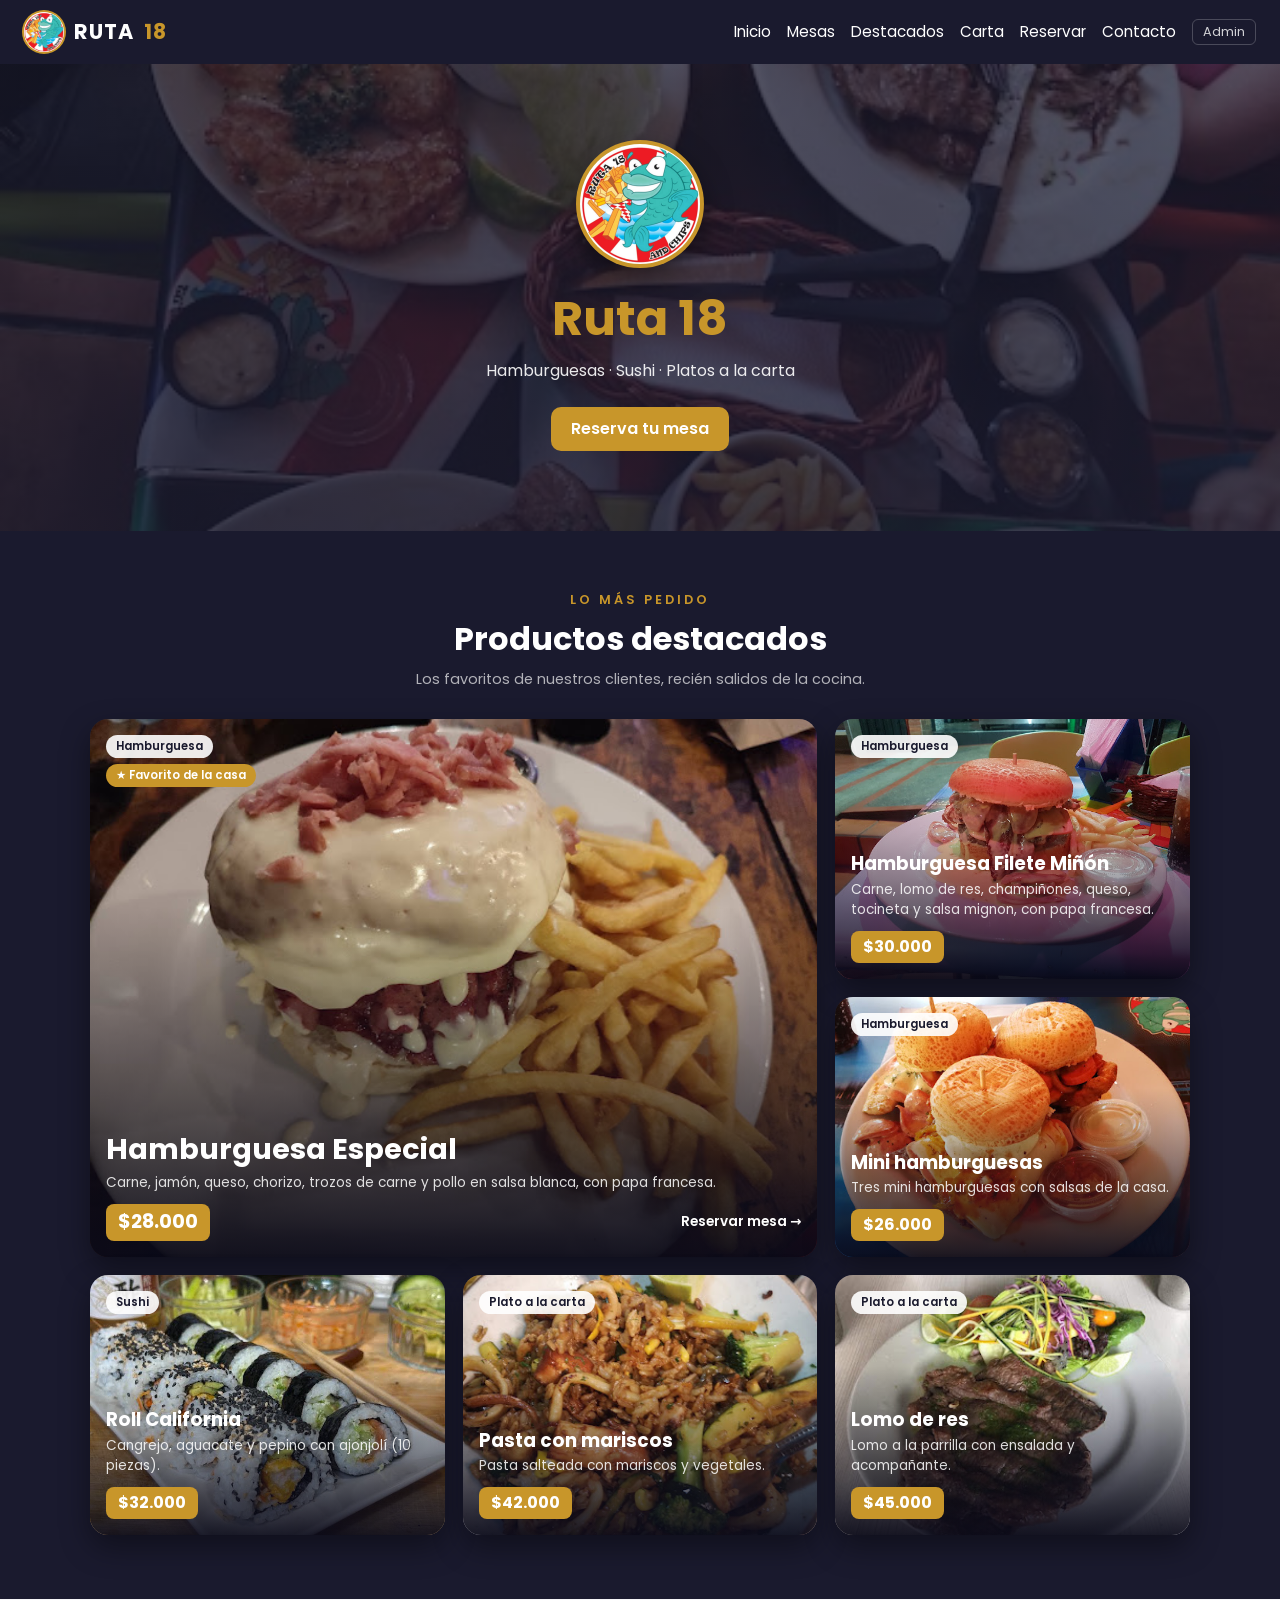
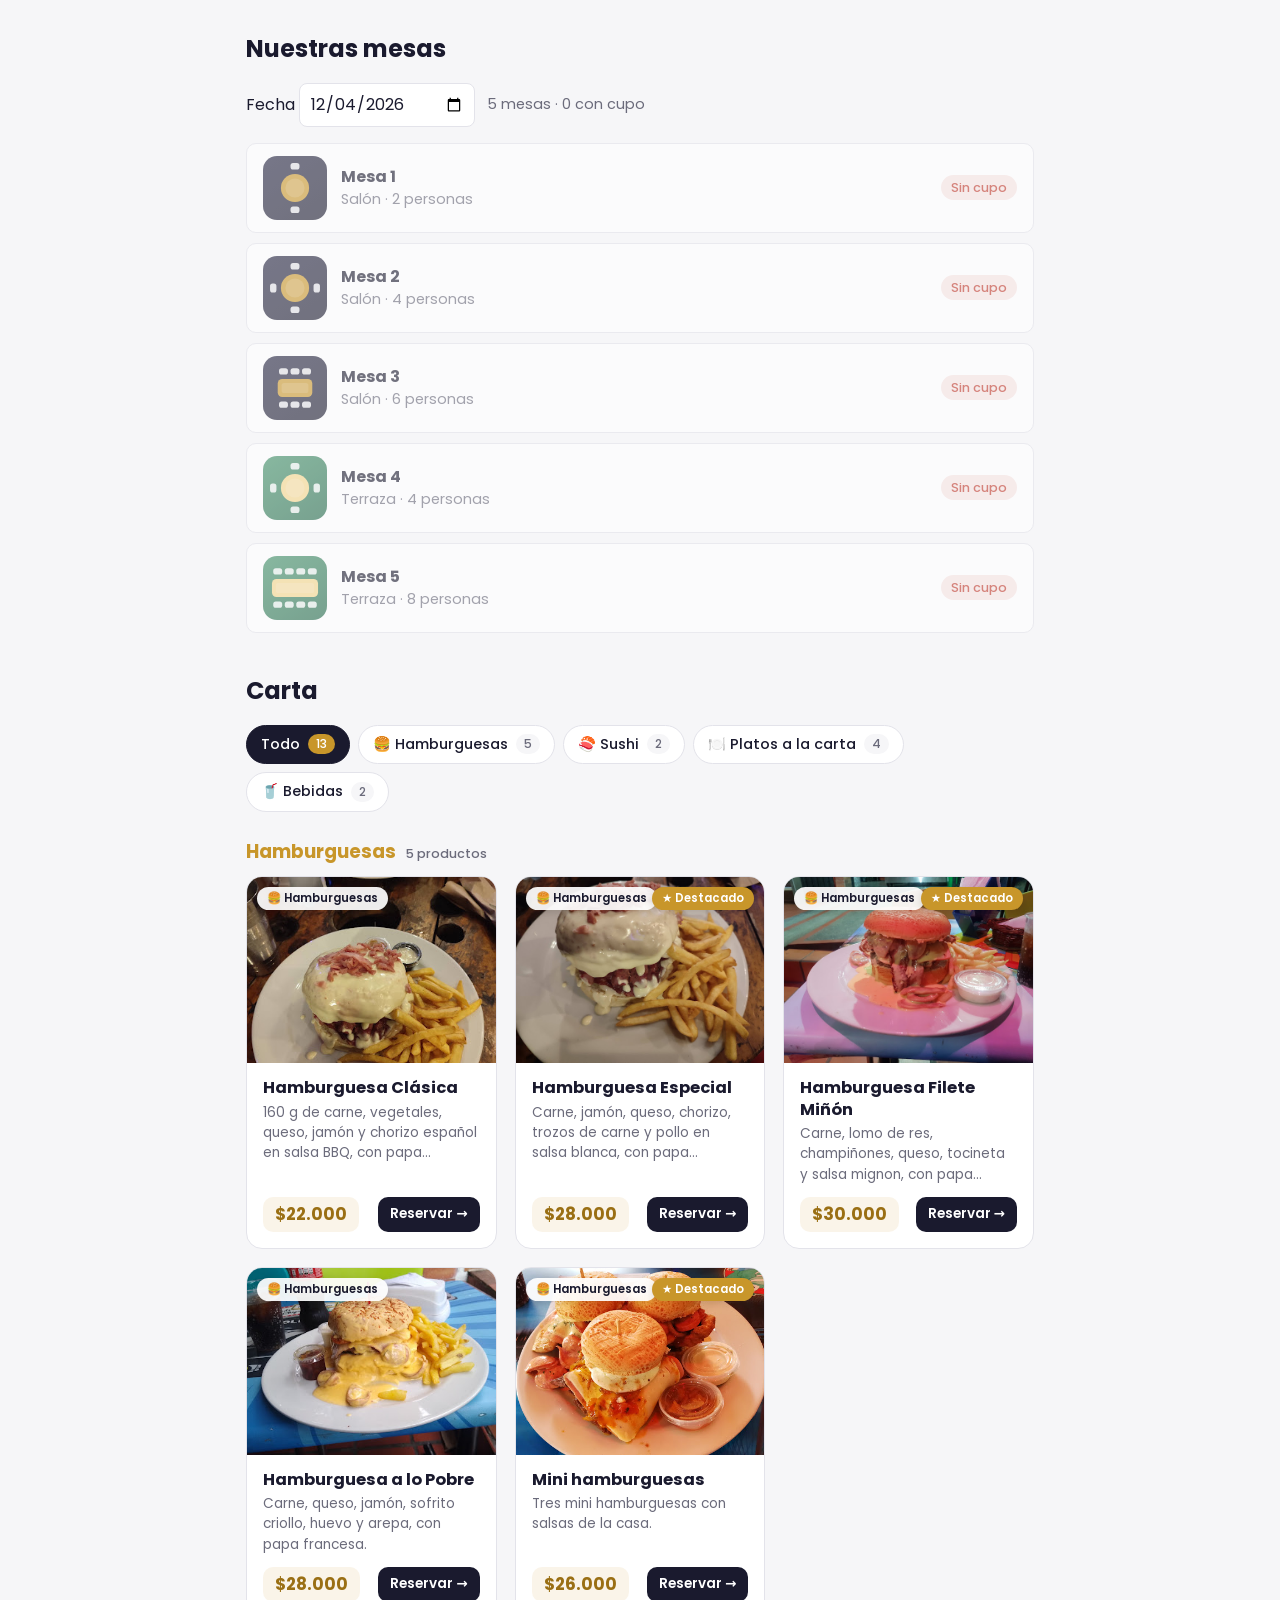
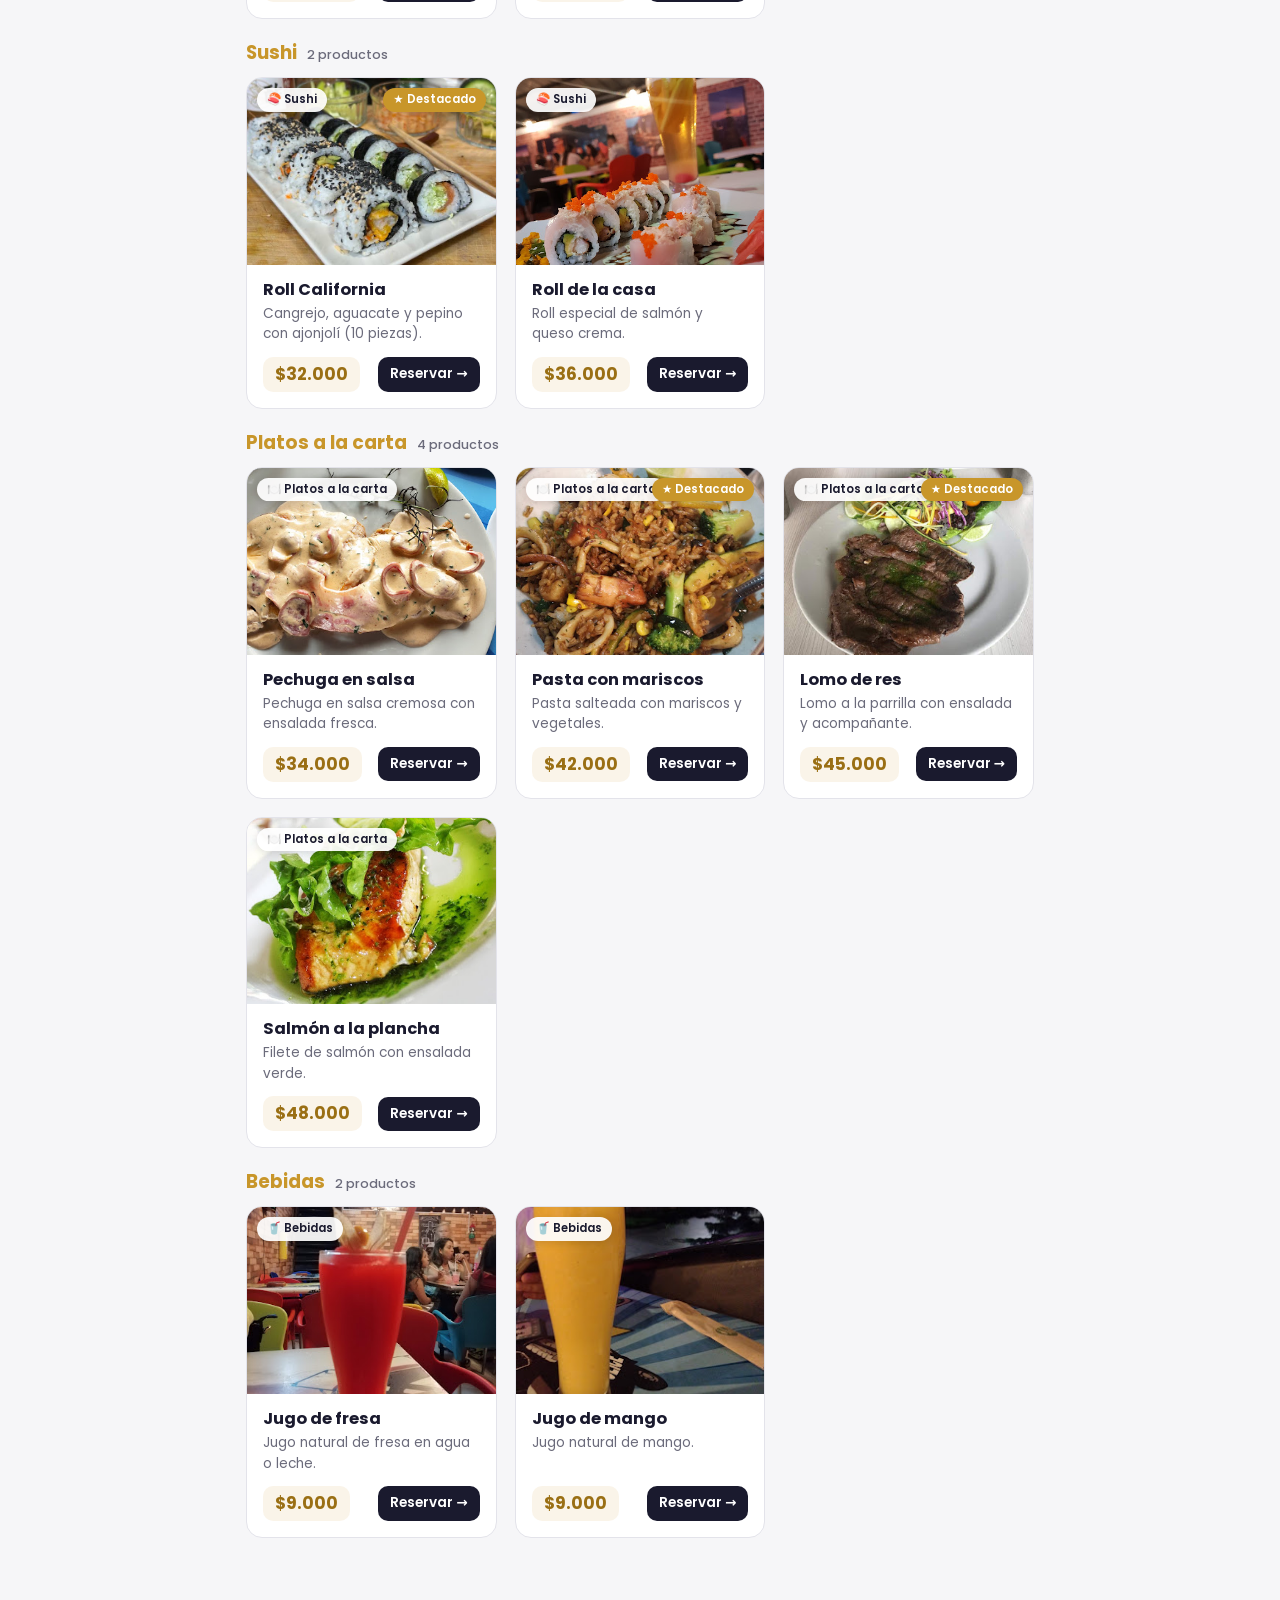
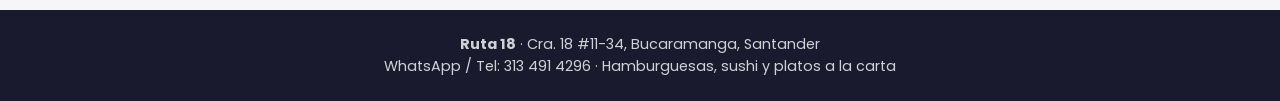
<file: index.html>
<!DOCTYPE html>
<html lang="es">
<head>
  <meta charset="UTF-8">
  <meta name="viewport" content="width=device-width, initial-scale=1.0">
  <title>Ruta 18 · Reservas</title>
  <link rel="preconnect" href="https://fonts.googleapis.com">
  <link href="https://fonts.googleapis.com/css2?family=Poppins:wght@400;500;600;700&display=swap" rel="stylesheet">
  <link rel="icon" type="image/png" href="img/favicon.png">
  <link rel="apple-touch-icon" href="img/apple-touch-icon.png">
  <link rel="stylesheet" href="css/styles.css">
</head>
<body>
  <!-- Encabezado -->
  <header class="header">
    <a href="#inicio" class="logo"><img src="img/logo.png" alt="Logo Ruta 18 And Chips" class="logo-img"> RUTA <span>18</span></a>
    <button class="menu-toggle" id="menu-toggle" aria-label="Abrir menú" aria-expanded="false" aria-controls="nav">
      <span></span><span></span><span></span>
    </button>
    <nav class="nav" id="nav">
      <a href="#inicio">Inicio</a>
      <a href="#mesas">Mesas</a>
      <a href="#destacados">Destacados</a>
      <a href="#carta">Carta</a>
      <a href="#mesas">Reservar</a>
      <a href="#contacto">Contacto</a>
      <a href="admin.html" class="btn-admin" title="Panel de administración">Admin</a>
    </nav>
  </header>

  <!-- Hero -->
  <section class="hero" id="inicio">
    <img src="img/logo.png" alt="" class="hero-logo">
    <h1>Ruta 18</h1>
    <p>Hamburguesas · Sushi · Platos a la carta</p>
    <a href="#mesas" class="btn">Reserva tu mesa</a>
  </section>

  <!-- Productos destacados -->
  <section class="destacados" id="destacados">
    <div class="destacados-cabecera">
      <span class="sobretitulo">Lo más pedido</span>
      <h2>Productos destacados</h2>
      <p class="muted">Los favoritos de nuestros clientes, recién salidos de la cocina.</p>
    </div>
    <div id="lista-destacados" class="grid-destacados"></div>
  </section>

  <main class="contenedor">
    <!-- Mesas (RF-01, RF-02) -->
    <section id="mesas">
      <h2>Nuestras mesas</h2>
      <div class="filtros">
        <label>Fecha <input type="date" id="fecha-general"></label>
        <span id="resumen-mesas" class="muted"></span>
      </div>
      <ul id="lista-mesas" class="lista"></ul>
    </section>

    <!-- Carta (RF-07) -->
    <section id="carta">
      <h2>Carta</h2>
      <div id="lista-carta"></div>
    </section>
  </main>

  <!-- Pie de página -->
  <footer class="footer" id="contacto">
    <p><strong>Ruta 18</strong> · Cra. 18 #11-34, Bucaramanga, Santander</p>
    <p>WhatsApp / Tel: 313 491 4296 · Hamburguesas, sushi y platos a la carta</p>
  </footer>

  <!-- Modal de reserva (RF-03 a RF-06) -->
  <div class="modal" id="modal" hidden>
    <div class="modal-caja">
      <button class="cerrar" id="cerrar-modal" aria-label="Cerrar">×</button>
      <div id="modal-contenido"></div>
    </div>
  </div>

  <script src="js/data.js"></script>
  <script src="js/ui.js"></script>
  <script src="js/cliente.js"></script>
</body>
</html>
</file>
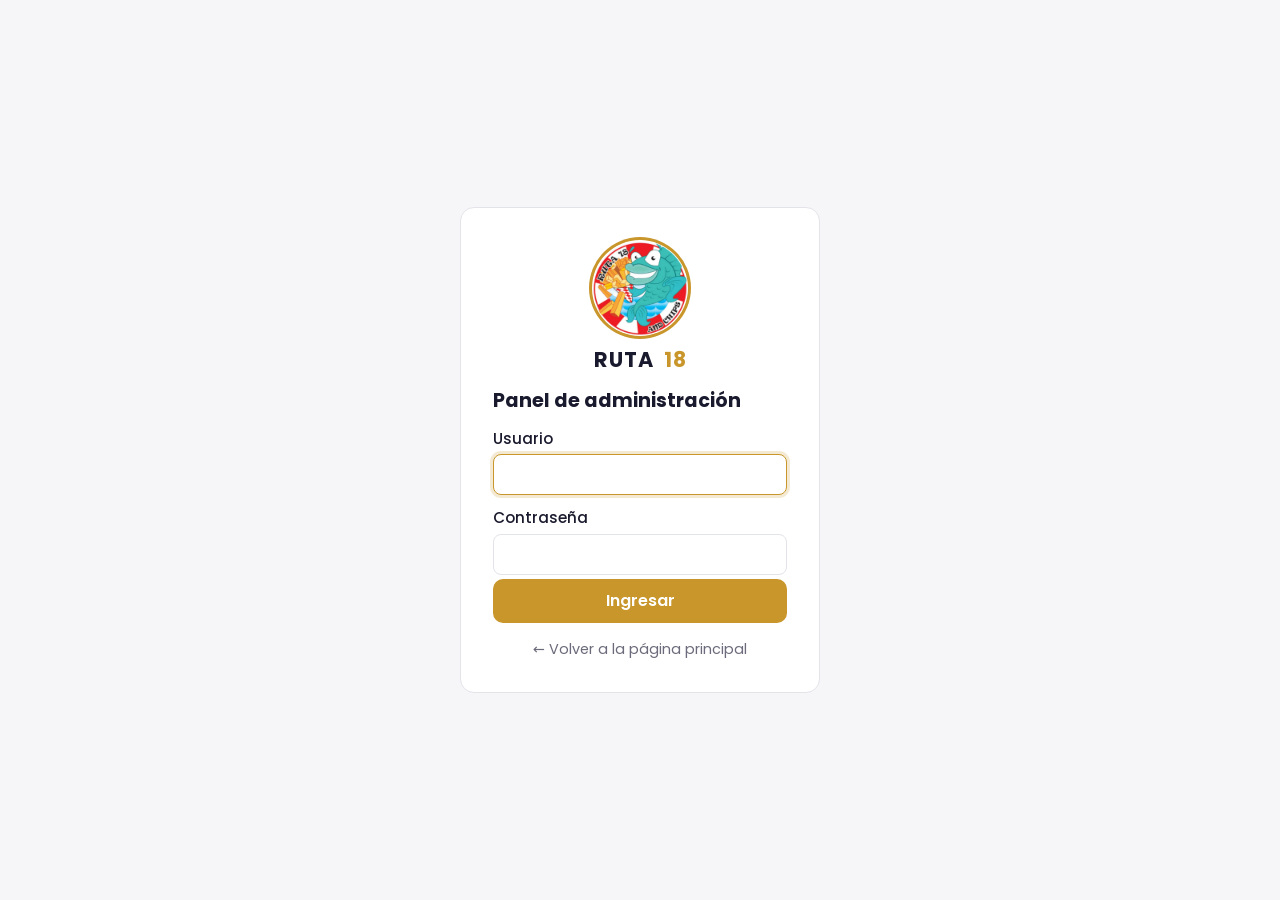
<file: admin.html>
<!DOCTYPE html>
<html lang="es">
<head>
  <meta charset="UTF-8">
  <meta name="viewport" content="width=device-width, initial-scale=1.0">
  <title>Ruta 18 · Administración</title>
  <link rel="preconnect" href="https://fonts.googleapis.com">
  <link href="https://fonts.googleapis.com/css2?family=Poppins:wght@400;500;600;700&display=swap" rel="stylesheet">
  <link rel="icon" type="image/png" href="img/favicon.png">
  <link rel="apple-touch-icon" href="img/apple-touch-icon.png">
  <link rel="stylesheet" href="css/styles.css">
</head>
<body class="admin-body">
  <!-- Acceso (RF-08) -->
  <section id="login" class="login">
    <form id="form-login" class="login-caja" novalidate>
      <img src="img/logo.png" alt="Logo Ruta 18 And Chips" class="login-logo">
      <a href="index.html" class="logo oscuro">RUTA <span>18</span></a>
      <h2>Panel de administración</h2>
      <label class="campo">Usuario<input id="usuario" required autofocus autocomplete="username"></label>
      <label class="campo">Contraseña<input type="password" id="clave" required autocomplete="current-password"></label>
      <button class="btn" type="submit">Ingresar</button>
      <a href="index.html" class="volver">← Volver a la página principal</a>
    </form>
  </section>

  <!-- Panel -->
  <div id="panel" class="panel" hidden>
    <aside class="menu">
      <a href="index.html" class="logo"><img src="img/logo.png" alt="" class="logo-img"> RUTA <span>18</span></a>
      <nav class="menu-secciones">
        <button data-sec="mesas" class="activo">Mesas</button>
        <button data-sec="horarios">Horarios</button>
        <button data-sec="reservas">Reservas</button>
        <button data-sec="carta">Carta</button>
      </nav>
      <div class="menu-pie">
        <a href="index.html" class="menu-link" title="Ver página principal">🏠 <span>Ver página principal</span></a>
        <button id="salir" title="Cerrar sesión">↩ <span>Cerrar sesión</span></button>
      </div>
    </aside>

    <main class="panel-contenido">
      <!-- Mesas (RF-09, RF-10, RF-13) -->
      <section id="sec-mesas" class="seccion">
        <div class="titulo-sec"><h2>Mesas</h2><button class="btn" id="nueva-mesa">+ Nueva mesa</button></div>
        <form id="form-mesa" class="form-admin" hidden novalidate>
          <input type="hidden" id="mesa-id">
          <label class="campo">Nombre *<input id="mesa-nombre" required></label>
          <label class="campo">Zona *
            <select id="mesa-zona"><option value="salon">Salón</option><option value="terraza">Terraza</option></select>
          </label>
          <label class="campo">Capacidad *<input type="number" id="mesa-capacidad" min="1" max="20" required></label>
          <label class="campo">Foto (URL, opcional)<input type="url" id="mesa-foto"></label>
          <div class="acciones"><button class="btn" type="submit">Guardar</button><button type="button" class="btn sec" id="cancelar-mesa">Cancelar</button></div>
        </form>
        <ul id="lista-mesas-admin" class="lista"></ul>
      </section>

      <!-- Horarios (RF-11) -->
      <section id="sec-horarios" class="seccion" hidden>
        <h2>Horarios de atención</h2>
        <ul id="lista-horarios" class="lista"></ul>
        <button class="btn" id="guardar-horarios">Guardar horarios</button>
              </section>

      <!-- Reservas (RF-12) -->
      <section id="sec-reservas" class="seccion" hidden>
        <h2>Reservas</h2>
        <div class="filtros">
          <label>Fecha <input type="date" id="filtro-fecha"></label>
          <label>Mesa <select id="filtro-mesa"></select></label>
          <button class="btn sec" id="limpiar-filtros">Limpiar</button>
        </div>
        <ul id="lista-reservas" class="lista"></ul>
      </section>

      <!-- Carta (RF-14) -->
      <section id="sec-carta" class="seccion" hidden>
        <div class="titulo-sec"><h2>Carta</h2><button class="btn" id="nuevo-plato">+ Nuevo plato</button></div>
        <form id="form-plato" class="form-admin" hidden novalidate>
          <input type="hidden" id="plato-id">
          <label class="campo">Nombre *<input id="plato-nombre" required></label>
          <label class="campo">Categoría *
            <select id="plato-categoria">
              <option value="hamburguesas">Hamburguesas</option><option value="sushi">Sushi</option>
              <option value="platos">Platos a la carta</option><option value="bebidas">Bebidas</option>
            </select>
          </label>
          <label class="campo">Precio (COP) *<input type="number" id="plato-precio" min="0" step="100" required></label>
          <label class="campo">Descripción<input id="plato-descripcion"></label>
          <label class="campo">Foto del producto
            <input type="file" id="plato-archivo" accept="image/*">
          </label>
          <div class="campo vista-previa">
            <img id="plato-preview" alt="" hidden>
            <button type="button" class="mini rojo" id="quitar-foto" hidden>Quitar foto</button>
          </div>
          <input type="hidden" id="plato-imagen">
          <label class="check-campo"><input type="checkbox" id="plato-disponible" checked> Disponible</label>
          <label class="check-campo"><input type="checkbox" id="plato-destacado"> Destacado en el inicio</label>
          <div class="acciones"><button class="btn" type="submit">Guardar</button><button type="button" class="btn sec" id="cancelar-plato">Cancelar</button></div>
        </form>
        <ul id="lista-platos" class="lista"></ul>
      </section>
    </main>
  </div>

  <script src="js/data.js"></script>
  <script src="js/ui.js"></script>
  <script src="js/admin.js"></script>
</body>
</html>
</file>
<file: css/styles.css>
/* =========================================================
   styles.css — Ruta 18 · Sistema de Reservas
   Paleta: primario #1A1A2E, acento #C8962A, fondo claro
   ========================================================= */

:root {
  --primario: #1A1A2E;
  --acento: #C8962A;
  --fondo: #F6F6F8;
  --blanco: #fff;
  --texto: #1A1A2E;
  --muted: #6b6b7b;
  --borde: #e3e3ea;
  --verde: #2e8b57;
  --rojo: #c0392b;
  --gris: #9a9aa6;
  --radio: 10px;
}

* { box-sizing: border-box; margin: 0; padding: 0; }
body { font-family: 'Poppins', system-ui, sans-serif; background: var(--fondo); color: var(--texto); line-height: 1.5; }
a { color: inherit; text-decoration: none; }
h2 { margin-bottom: 16px; font-size: 1.5rem; }
h3 { margin-bottom: 4px; }
.muted { color: var(--muted); font-size: .9rem; }
.error { color: var(--rojo); font-size: .9rem; min-height: 1.2em; }
.ok { color: var(--verde); margin-top: 8px; }

/* ---------- Botones ---------- */
.btn { display: inline-block; background: var(--acento); color: #fff; border: 0; border-radius: var(--radio); padding: 10px 20px; font: inherit; font-weight: 600; cursor: pointer; }
.btn:hover { filter: brightness(1.08); }
.btn.sec { background: transparent; color: var(--texto); border: 1px solid var(--borde); }
.mini { background: var(--fondo); border: 1px solid var(--borde); border-radius: 6px; padding: 4px 10px; font: inherit; font-size: .85rem; cursor: pointer; }
.mini.rojo { color: var(--rojo); }

/* ---------- Header / hero / footer ---------- */
.header { position: sticky; top: 0; z-index: 10; display: flex; justify-content: space-between; align-items: center; flex-wrap: wrap; gap: 8px; padding: 12px 24px; background: var(--primario); color: #fff; }
.logo { font-weight: 700; font-size: 1.3rem; letter-spacing: 1px; color: #fff; }
.logo span { color: var(--acento); }
.logo.oscuro { color: var(--primario); }
.nav { display: flex; flex-wrap: wrap; gap: 16px; align-items: center; font-size: .95rem; }
.nav a:hover { color: var(--acento); }
.btn-admin { border: 1px solid #ffffff44; border-radius: 6px; padding: 2px 10px; font-size: .8rem; opacity: .8; }

.hero { background: linear-gradient(rgba(26,26,46,.72), rgba(26,26,46,.85)), url('../img/hero.jpg') center / cover, var(--primario); color: #fff; text-align: center; padding: 80px 16px; }
.hero h1 { font-size: 3rem; color: var(--acento); }
.hero p { margin: 4px 0 24px; opacity: .9; }

.contenedor { max-width: 820px; margin: 0 auto; padding: 32px 16px; }
.contenedor section { margin-bottom: 40px; scroll-margin-top: 80px; }
.footer { background: var(--primario); color: #ffffffcc; text-align: center; padding: 24px 16px; font-size: .9rem; }

/* ---------- Listas ---------- */
.lista { list-style: none; display: flex; flex-direction: column; gap: 10px; }
.item { display: flex; align-items: center; gap: 14px; background: var(--blanco); border: 1px solid var(--borde); border-radius: var(--radio); padding: 12px 16px; flex-wrap: wrap; }
.item .info { flex: 1; min-width: 160px; display: flex; flex-direction: column; }
.item .acciones { display: flex; gap: 6px; flex-wrap: wrap; }
.mesa { cursor: pointer; transition: border-color .15s, transform .15s; }
.mesa:hover { border-color: var(--acento); transform: translateX(3px); }
.mesa.deshabilitada { opacity: .6; }
.mesa img, .mesa .foto { width: 64px; height: 64px; border-radius: 14px; object-fit: cover; flex-shrink: 0; display: grid; place-items: center; overflow: hidden; }

/* Ícono SVG de mesa: salón (oscuro/dorado) y terraza (verde) */
.icono-mesa { width: 100%; height: 100%; display: block; }
.icono-mesa.zona-salon { background: linear-gradient(145deg, #23233f, var(--primario)); }
.icono-mesa.zona-terraza { background: linear-gradient(145deg, #3f8f66, #24694a); }
.icono-mesa .tablero { fill: var(--acento); }
.icono-mesa .centro { fill: #ffffff26; }
.icono-mesa .silla { fill: #ffffffd9; }
.icono-mesa .hoja { fill: #b8e6c9; }
.icono-mesa .lampara { fill: var(--acento); opacity: .8; }
.zona-terraza .tablero { fill: #f3d58a; }
.mesa:hover .icono-mesa .tablero { fill: #e0ad3d; }
.mesa-thumb { overflow: hidden; border-radius: 10px; padding: 0; }
.categoria { margin: 20px 0 10px; color: var(--acento); }
.plato img, .plato .foto, .thumb { width: 84px; height: 84px; border-radius: 8px; object-fit: cover; flex-shrink: 0; background: var(--fondo); display: grid; place-items: center; font-size: 1.6rem; }
.thumb { width: 48px; height: 48px; }
/* ---------- Avisos (toasts) ---------- */
#zona-avisos { position: fixed; top: 16px; right: 16px; z-index: 60; display: flex; flex-direction: column; gap: 10px; width: min(360px, calc(100vw - 32px)); }
.aviso { display: flex; align-items: flex-start; gap: 12px; background: #fff; border-radius: 14px; padding: 14px 14px 14px 16px;
  box-shadow: 0 12px 32px #1a1a2e33; border-left: 5px solid var(--color, var(--acento)); animation: entrar .3s ease; }
.aviso.saliendo { animation: salir .25s ease forwards; }
.aviso-exito { --color: var(--verde); }
.aviso-error { --color: var(--rojo); }
.aviso-info { --color: var(--acento); }
.aviso-icono { flex-shrink: 0; width: 32px; height: 32px; border-radius: 50%; display: grid; place-items: center; color: #fff; font-weight: 700; background: var(--color, var(--acento)); }
.aviso-texto { flex: 1; display: flex; flex-direction: column; font-size: .9rem; color: var(--muted); }
.aviso-texto strong { color: var(--texto); font-size: .95rem; }
.aviso-cerrar { background: none; border: 0; font-size: 1.3rem; line-height: 1; color: var(--gris); cursor: pointer; }
@keyframes entrar { from { opacity: 0; transform: translateX(30px); } }
@keyframes salir { to { opacity: 0; transform: translateX(30px); } }

/* ---------- Diálogo de confirmación ---------- */
.dialogo-fondo { position: fixed; inset: 0; z-index: 50; background: #1a1a2e99; backdrop-filter: blur(3px); display: grid; place-items: center; padding: 16px; animation: aparecer .2s ease; }
.dialogo-fondo.saliendo { animation: desaparecer .2s ease forwards; }
.dialogo { background: #fff; border-radius: 20px; padding: 28px 24px 22px; width: 100%; max-width: 380px; text-align: center; box-shadow: 0 24px 60px #0005; animation: subir .25s ease; }
.dialogo h3 { font-size: 1.2rem; margin: 12px 0 6px; }
.dialogo p { color: var(--muted); font-size: .92rem; }
.dialogo-icono { width: 60px; height: 60px; margin: 0 auto; border-radius: 50%; display: grid; place-items: center; font-size: 1.6rem; font-weight: 700; color: var(--acento); background: #C8962A1f; box-shadow: 0 0 0 8px #C8962A0f; }
.dialogo-icono.peligro { color: var(--rojo); background: #c0392b1a; box-shadow: 0 0 0 8px #c0392b0d; }
.dialogo-acciones { display: flex; gap: 10px; margin-top: 22px; }
.dialogo-acciones .btn { flex: 1; }
.btn-peligro { background: var(--rojo); }
@keyframes aparecer { from { opacity: 0; } }
@keyframes desaparecer { to { opacity: 0; } }
@keyframes subir { from { opacity: 0; transform: translateY(16px) scale(.97); } }

/* ---------- Campos inválidos ---------- */
input.invalido, select.invalido { border-color: var(--rojo); background: #c0392b0a; box-shadow: 0 0 0 3px #c0392b22; }
input:focus, select:focus { outline: none; border-color: var(--acento); box-shadow: 0 0 0 3px #C8962A33; }
input.invalido:focus { border-color: var(--rojo); box-shadow: 0 0 0 3px #c0392b33; }
.sacudir { animation: sacudir .4s ease; }
@keyframes sacudir { 20%, 60% { transform: translateX(-8px); } 40%, 80% { transform: translateX(8px); } }

/* ---------- Navegación admin ---------- */
.volver { display: block; text-align: center; margin-top: 16px; font-size: .9rem; color: var(--muted); }
.volver:hover { color: var(--acento); }
.menu .menu-link { color: #ffffffbb; padding: 10px 12px; border-radius: 8px; font-size: .95rem; }
.menu .menu-link:hover { background: #ffffff14; color: #fff; }
#salir { color: #ff9c8f; }

/* ---------- Logo ---------- */
.logo { display: inline-flex; align-items: center; gap: 10px; }
.logo-img { width: 40px; height: 40px; border-radius: 50%; background: #fff; box-shadow: 0 0 0 2px var(--acento); }
.hero-logo { width: 120px; height: 120px; border-radius: 50%; background: #fff; box-shadow: 0 0 0 4px var(--acento), 0 10px 30px #0008; margin-bottom: 12px; }
.login-logo { display: block; width: 96px; height: 96px; margin: 0 auto 8px; border-radius: 50%; box-shadow: 0 0 0 3px var(--acento); }
.login-caja .logo { display: flex; justify-content: center; }
.tag.dorado { background: #C8962A22; color: #9a6f14; }

/* ---------- Productos destacados ---------- */
.destacados { background: var(--primario); color: #fff; padding: 56px 16px 64px; scroll-margin-top: 70px; }
.destacados[hidden] { display: none; }
.destacados-cabecera { max-width: 1100px; margin: 0 auto 28px; text-align: center; }
.destacados-cabecera h2 { font-size: 2rem; margin: 4px 0 6px; }
.destacados-cabecera .muted { color: #ffffffaa; }
.sobretitulo { color: var(--acento); text-transform: uppercase; letter-spacing: 3px; font-size: .8rem; font-weight: 600; }
.grid-destacados { max-width: 1100px; margin: 0 auto; display: grid; grid-template-columns: repeat(3, 1fr); grid-auto-rows: 260px; gap: 18px; }
.card-destacado { position: relative; border-radius: 18px; overflow: hidden; background: #2a2a44; box-shadow: 0 12px 30px #0006; isolation: isolate; }
.card-destacado.principal { grid-column: span 2; grid-row: span 2; }
.card-destacado img, .card-destacado .sin-foto { position: absolute; inset: 0; width: 100%; height: 100%; object-fit: cover; transition: transform .5s ease; z-index: -1; }
.card-destacado .sin-foto { display: grid; place-items: center; font-size: 4rem; }
.card-destacado:hover img { transform: scale(1.07); }
.card-capa { position: absolute; inset: 0; padding: 16px; display: flex; flex-direction: column; align-items: flex-start; gap: 6px;
  background: linear-gradient(180deg, transparent 35%, rgba(10,10,25,.92) 100%); }
.chip { background: #ffffffe6; color: var(--primario); font-size: .72rem; font-weight: 600; padding: 3px 10px; border-radius: 99px; }
.chip.estrella { background: var(--acento); color: #fff; }
.card-texto { margin-top: auto; width: 100%; }
.card-texto h3 { font-size: 1.15rem; margin-bottom: 2px; }
.principal .card-texto h3 { font-size: 1.8rem; }
.card-texto p { font-size: .85rem; opacity: .85; display: -webkit-box; -webkit-line-clamp: 2; -webkit-box-orient: vertical; overflow: hidden; }
.card-pie { display: flex; justify-content: space-between; align-items: center; margin-top: 10px; gap: 8px; }
.card-precio { background: var(--acento); color: #fff; font-weight: 700; padding: 4px 12px; border-radius: 8px; }
.principal .card-precio { font-size: 1.2rem; }
.card-btn { font-size: .85rem; font-weight: 600; opacity: 0; transform: translateY(6px); transition: .25s; }
.card-destacado:hover .card-btn, .principal .card-btn { opacity: 1; transform: none; }
.card-btn:hover { color: var(--acento); }

@media (max-width: 860px) {
  .grid-destacados { grid-template-columns: repeat(2, 1fr); grid-auto-rows: 220px; }
}
@media (max-width: 560px) {
  .grid-destacados { grid-template-columns: 1fr; grid-auto-rows: 240px; }
  .card-destacado.principal { grid-column: auto; grid-row: span 1; }
  .principal .card-texto h3 { font-size: 1.3rem; }
  .card-btn { opacity: 1; transform: none; }
  .hero-logo { width: 90px; height: 90px; }
  .logo-img { width: 32px; height: 32px; }
}

.vista-previa { flex-direction: row; align-items: center; gap: 10px; }
#plato-preview { width: 84px; height: 84px; object-fit: cover; border-radius: 8px; }
.precio { font-weight: 600; }

.tag { font-size: .8rem; padding: 3px 10px; border-radius: 99px; font-weight: 500; white-space: nowrap; }
.tag.verde { background: #2e8b5722; color: var(--verde); }
.tag.rojo { background: #c0392b22; color: var(--rojo); }
.tag.gris { background: #9a9aa633; color: #55556a; }

.filtros { display: flex; gap: 12px; align-items: center; flex-wrap: wrap; margin-bottom: 16px; }
input, select { font: inherit; padding: 8px 10px; border: 1px solid var(--borde); border-radius: 8px; background: #fff; color: var(--texto); }
.campo { display: flex; flex-direction: column; gap: 4px; margin: 12px 0 4px; font-weight: 500; font-size: .95rem; }
.check-campo { display: flex; align-items: center; gap: 8px; margin: 12px 0; }

/* ---------- Modal de reserva ---------- */
.modal { position: fixed; inset: 0; background: #0008; display: grid; place-items: center; padding: 16px; z-index: 20; }
.modal[hidden] { display: none; }
.modal-caja { position: relative; background: #fff; border-radius: 14px; padding: 24px; width: 100%; max-width: 460px; max-height: 90vh; overflow-y: auto; }
.cerrar { position: absolute; top: 10px; right: 14px; background: none; border: 0; font-size: 1.6rem; cursor: pointer; color: var(--muted); }
.slots { list-style: none; display: grid; grid-template-columns: repeat(auto-fill, minmax(76px, 1fr)); gap: 8px; margin-top: 4px; }
.slot { width: 100%; padding: 8px 0; border: 1px solid var(--verde); background: #2e8b5712; color: var(--verde); border-radius: 8px; font: inherit; font-weight: 500; cursor: pointer; }
.slot.ocupado { background: #e6e6ea; border-color: #d0d0d6; color: #9a9aa6; text-decoration: line-through; cursor: not-allowed; }
.slot.activo { background: var(--acento); border-color: var(--acento); color: #fff; }
.leyenda { font-size: .8rem; color: var(--muted); margin-top: 8px; display: flex; align-items: center; gap: 6px; }
.dot { width: 12px; height: 12px; border-radius: 3px; display: inline-block; }
.dot.libre { background: #2e8b5733; border: 1px solid var(--verde); }
.dot.ocupado { background: #e6e6ea; border: 1px solid #d0d0d6; margin-left: 8px; }
#form-reserva .btn { width: 100%; margin-top: 8px; }

.confirmacion { text-align: center; }
.check { width: 56px; height: 56px; margin: 0 auto 12px; border-radius: 50%; background: var(--verde); color: #fff; font-size: 1.8rem; display: grid; place-items: center; }
.lista-datos { list-style: none; text-align: left; margin: 16px 0; border-top: 1px solid var(--borde); }
.lista-datos li { display: flex; justify-content: space-between; padding: 8px 0; border-bottom: 1px solid var(--borde); }
.lista-datos span { color: var(--muted); }

/* ---------- Admin ---------- */
.login { min-height: 100vh; display: grid; place-items: center; padding: 16px; }
.login[hidden] { display: none; }
.login-caja { background: #fff; padding: 32px; border-radius: 14px; width: 100%; max-width: 360px; border: 1px solid var(--borde); }
.login-caja h2 { margin: 12px 0 0; font-size: 1.2rem; }
.login-caja .btn { width: 100%; }
.pista { margin-top: 12px; text-align: center; font-size: .8rem; }

.panel { display: flex; min-height: 100vh; }
.panel[hidden] { display: none; }
.menu { width: 210px; background: var(--primario); padding: 20px 12px; display: flex; flex-direction: column; gap: 4px; flex-shrink: 0; }
.menu .logo { margin: 0 8px 20px; }
.menu button { background: none; border: 0; color: #ffffffbb; text-align: left; padding: 10px 12px; border-radius: 8px; font: inherit; cursor: pointer; }
.menu button:hover { background: #ffffff14; }
.menu button.activo { background: var(--acento); color: #fff; }
.menu-secciones { display: flex; flex-direction: column; gap: 4px; }
.menu-pie { margin-top: auto; display: flex; flex-direction: column; gap: 4px; }
.panel-contenido { flex: 1; padding: 28px; max-width: 900px; }
.titulo-sec { display: flex; justify-content: space-between; align-items: center; margin-bottom: 16px; }
.titulo-sec h2 { margin: 0; }
.form-admin { background: #fff; border: 1px solid var(--borde); border-radius: var(--radio); padding: 4px 16px 16px; margin-bottom: 16px; display: grid; grid-template-columns: 1fr 1fr; gap: 0 16px; }
.form-admin[hidden] { display: none; }
.form-admin .acciones { grid-column: 1 / -1; display: flex; gap: 8px; margin-top: 8px; }
.horario { display: grid; grid-template-columns: 130px repeat(3, minmax(0, 1fr)); gap: 12px; align-items: end; }
.horario .dia { text-transform: capitalize; font-weight: 600; margin: 0 0 9px; }
.h-campo { display: flex; flex-direction: column; gap: 3px; font-size: .78rem; color: var(--muted); }
.h-campo input { width: 100%; min-width: 0; }
#guardar-horarios { margin-top: 16px; }

/* Placeholder con el logo cuando un plato no tiene foto */
.sin-imagen { background: var(--fondo); }
.sin-imagen img { width: 70% !important; height: 70% !important; object-fit: contain; opacity: .55; border-radius: 50%; }
.card-destacado .sin-foto { background: linear-gradient(145deg, #2a2a44, var(--primario)); }
.card-destacado .sin-foto img { position: static; width: 45%; height: auto; opacity: .85; box-shadow: 0 0 0 4px var(--acento); z-index: auto; border-radius: 50%; }

/* ---------- Menú hamburguesa ---------- */
.menu-toggle { display: none; width: 42px; height: 42px; border: 1px solid #ffffff33; border-radius: 10px; background: transparent; cursor: pointer;
  flex-direction: column; justify-content: center; align-items: center; gap: 5px; }
.menu-toggle span { width: 20px; height: 2px; background: #fff; border-radius: 2px; transition: transform .25s, opacity .2s; }
.menu-toggle.abierto span:nth-child(1) { transform: translateY(7px) rotate(45deg); }
.menu-toggle.abierto span:nth-child(2) { opacity: 0; }
.menu-toggle.abierto span:nth-child(3) { transform: translateY(-7px) rotate(-45deg); }
body.sin-scroll { overflow: hidden; }

/* =========================================================
   Responsivo
   ========================================================= */

/* Tablet */
@media (max-width: 900px) {
  .menu { width: 180px; }
  .panel-contenido { padding: 22px; }
  .horario { grid-template-columns: repeat(3, minmax(0, 1fr)); }
  .horario .dia { grid-column: 1 / -1; margin: 0; }
}

/* Móvil y tablet pequeña */
@media (max-width: 760px) {
  /* Encabezado con menú hamburguesa */
  .header { flex-wrap: nowrap; padding: 10px 16px; }
  .menu-toggle { display: flex; }
  .nav { position: absolute; top: 100%; left: 0; right: 0; flex-direction: column; align-items: stretch; gap: 0;
    background: var(--primario); padding: 4px 16px 16px; border-top: 1px solid #ffffff1a; box-shadow: 0 16px 30px #0006;
    max-height: 0; overflow: hidden; visibility: hidden; padding-top: 0; padding-bottom: 0; transition: max-height .3s ease, padding .3s, visibility .3s; }
  .nav.abierto { max-height: 420px; visibility: visible; padding-top: 4px; padding-bottom: 16px; }
  .nav a { padding: 13px 4px; border-bottom: 1px solid #ffffff12; font-size: 1rem; }
  .nav .btn-admin { margin-top: 12px; text-align: center; border-bottom: 1px solid #ffffff44; padding: 10px; opacity: 1; }

  .hero { padding: 48px 16px 56px; }
  .hero h1 { font-size: 2.2rem; }
  .contenedor { padding: 24px 16px; }
  .contenedor section { scroll-margin-top: 72px; }
  .destacados { padding: 40px 16px 48px; }
  .destacados-cabecera h2 { font-size: 1.6rem; }

  /* Mesas: ícono a la izquierda, datos y estado a la derecha */
  .mesa { display: grid; grid-template-columns: 64px 1fr; column-gap: 14px; row-gap: 6px; align-items: center; }
  .mesa > img, .mesa > .foto { grid-row: span 2; }
  .mesa .info { min-width: 0; }
  .mesa .tag { justify-self: start; align-self: start; }
  .mesa:hover { transform: none; }


  /* Filtros en columna */
  .filtros { display: grid; grid-template-columns: 1fr 1fr; gap: 10px; }
  .filtros label { display: flex; flex-direction: column; gap: 4px; font-size: .85rem; color: var(--muted); }
  .filtros input, .filtros select { width: 100%; }
  .filtros .btn, .filtros > span { grid-column: 1 / -1; }

  /* Modal de reserva como hoja inferior */
  .modal { place-items: end center; padding: 0; }
  .modal-caja { max-width: none; border-radius: 20px 20px 0 0; max-height: 92vh; padding: 22px 18px 28px; animation: hojaSube .3s ease; }
  .slots { grid-template-columns: repeat(3, 1fr); }

  /* Avisos centrados arriba */
  #zona-avisos { left: 12px; right: 12px; top: 12px; width: auto; }

  /* Admin: barra superior + pestañas */
  .panel { flex-direction: column; }
  .menu { position: sticky; top: 0; z-index: 10; width: 100%; padding: 10px 12px 0; display: grid;
    grid-template-columns: 1fr auto; align-items: center; gap: 8px; }
  .menu .logo { margin: 0; font-size: 1.1rem; }
  .menu-pie { margin: 0; flex-direction: row; gap: 6px; grid-row: 1; grid-column: 2; }
  .menu-pie span { display: none; }
  .menu-pie .menu-link, .menu-pie button { width: 40px; height: 40px; padding: 0; display: grid; place-items: center; font-size: 1.1rem;
    border: 1px solid #ffffff26; border-radius: 10px; }
  .menu-secciones { grid-row: 2; grid-column: 1 / -1; flex-direction: row; gap: 0; overflow-x: auto; margin: 0 -12px; padding: 0 12px; }
  .menu-secciones button { flex: 1; text-align: center; border-radius: 0; padding: 12px 8px; border-bottom: 3px solid transparent; white-space: nowrap; }
  .menu-secciones button.activo { background: none; color: #fff; border-bottom-color: var(--acento); font-weight: 600; }
  .panel-contenido { padding: 18px 16px 32px; }
  .titulo-sec h2 { font-size: 1.3rem; }
  .titulo-sec .btn { padding: 9px 14px; font-size: .9rem; }
  .form-admin { grid-template-columns: 1fr; }

  /* Filas del admin: acciones ocupan todo el ancho */
  .panel .item { display: grid; grid-template-columns: auto 1fr auto; column-gap: 12px; row-gap: 10px; align-items: center; }
  .panel .item .info { min-width: 0; }
  .panel .item .tag.dorado { grid-column: 2; justify-self: start; }
  .panel .item .acciones, .panel .item > select { grid-column: 1 / -1; display: grid; grid-template-columns: repeat(3, 1fr); }
  .panel .item > select { display: block; width: 100%; }
  .panel .item .mini { padding: 8px 6px; }
  .panel #lista-reservas .item { grid-template-columns: 1fr auto; }

  .horario { grid-template-columns: 1fr 1fr; }
  .horario .h-campo:last-child { grid-column: 1 / -1; }
  #guardar-horarios { width: 100%; }
}

@media (max-width: 380px) {
  .logo { font-size: 1.1rem; gap: 8px; }
  .slots { grid-template-columns: repeat(2, 1fr); }
  .filtros { grid-template-columns: 1fr; }
}

@keyframes hojaSube { from { transform: translateY(40px); opacity: 0; } }

/* ---------- Carta: tarjetas de producto ---------- */
.carta-filtros { display: flex; flex-wrap: wrap; gap: 8px; overflow-x: auto; margin-bottom: 8px; padding-bottom: 6px; scrollbar-width: none; }
.carta-filtros::-webkit-scrollbar { display: none; }
.carta-filtros button { flex-shrink: 0; display: inline-flex; align-items: center; gap: 8px; padding: 8px 14px; border-radius: 99px;
  border: 1px solid var(--borde); background: #fff; color: var(--texto); font: inherit; font-size: .9rem; font-weight: 500; cursor: pointer; transition: .15s; }
.carta-filtros button span { font-size: .75rem; background: var(--fondo); color: var(--muted); border-radius: 99px; padding: 1px 8px; }
.carta-filtros button:hover { border-color: var(--acento); }
.carta-filtros button.activo { background: var(--primario); border-color: var(--primario); color: #fff; }
.carta-filtros button.activo span { background: var(--acento); color: #fff; }
.categoria small { font-size: .8rem; color: var(--muted); font-weight: 500; margin-left: 6px; }

.grid-productos { display: grid; grid-template-columns: repeat(auto-fill, minmax(230px, 1fr)); gap: 18px; }
.producto { background: #fff; border: 1px solid var(--borde); border-radius: 16px; overflow: hidden; display: flex; flex-direction: column;
  transition: transform .2s, box-shadow .2s, border-color .2s; }
.producto:hover { transform: translateY(-4px); box-shadow: 0 14px 30px #1a1a2e1f; border-color: var(--acento); }
.producto-foto { position: relative; aspect-ratio: 4 / 3; background: var(--fondo); overflow: hidden; }
.producto-foto > img { width: 100%; height: 100%; object-fit: cover; display: block; transition: transform .4s; }
.producto:hover .producto-foto > img { transform: scale(1.06); }
.producto-sin-foto { width: 100%; height: 100%; display: grid; place-items: center; background: linear-gradient(145deg, #23233f, var(--primario)); }
.producto-sin-foto img { width: 42%; border-radius: 50%; box-shadow: 0 0 0 3px var(--acento); }
.producto-chip { position: absolute; top: 10px; left: 10px; background: #ffffffeb; color: var(--primario); font-size: .72rem; font-weight: 600;
  padding: 3px 10px; border-radius: 99px; box-shadow: 0 2px 8px #0002; }
.producto-chip.estrella { left: auto; right: 10px; background: var(--acento); color: #fff; }
.producto-cuerpo { padding: 14px 16px 16px; display: flex; flex-direction: column; flex: 1; }
.producto-cuerpo h4 { font-size: 1.02rem; line-height: 1.3; margin-bottom: 4px; }
.producto-cuerpo p { font-size: .85rem; color: var(--muted); display: -webkit-box; -webkit-line-clamp: 3; -webkit-box-orient: vertical; overflow: hidden; margin-bottom: 12px; }
.producto-pie { margin-top: auto; display: flex; justify-content: space-between; align-items: center; gap: 8px; }
.producto-precio { background: #C8962A1a; color: #9a6f14; font-weight: 700; font-size: 1.05rem; padding: 5px 12px; border-radius: 10px; }
.producto-btn { font-size: .85rem; font-weight: 600; color: #fff; background: var(--primario); padding: 7px 12px; border-radius: 10px; transition: .15s; }
.producto-btn:hover { background: var(--acento); }

/* Carta en celular: 2 tarjetas por fila (1 en pantallas muy angostas) */
@media (max-width: 760px) {
  .grid-productos { grid-template-columns: repeat(2, minmax(0, 1fr)); gap: 12px; }
  .producto-cuerpo { padding: 12px 12px 14px; }
  .producto-cuerpo h4 { font-size: .95rem; }
  .producto-cuerpo p { font-size: .8rem; -webkit-line-clamp: 2; }
  .producto-pie { flex-direction: column; align-items: stretch; gap: 8px; }
  .producto-precio, .producto-btn { text-align: center; }
  .producto-chip { font-size: .66rem; padding: 2px 8px; top: 8px; left: 8px; }
  .producto-chip.estrella { display: none; }
  .carta-filtros { flex-wrap: nowrap; margin: 0 -16px 8px; padding: 0 16px 6px; }
}
@media (max-width: 340px) {
  .grid-productos { grid-template-columns: 1fr; }
  .producto-pie { flex-direction: row; align-items: center; }
}
</file>
